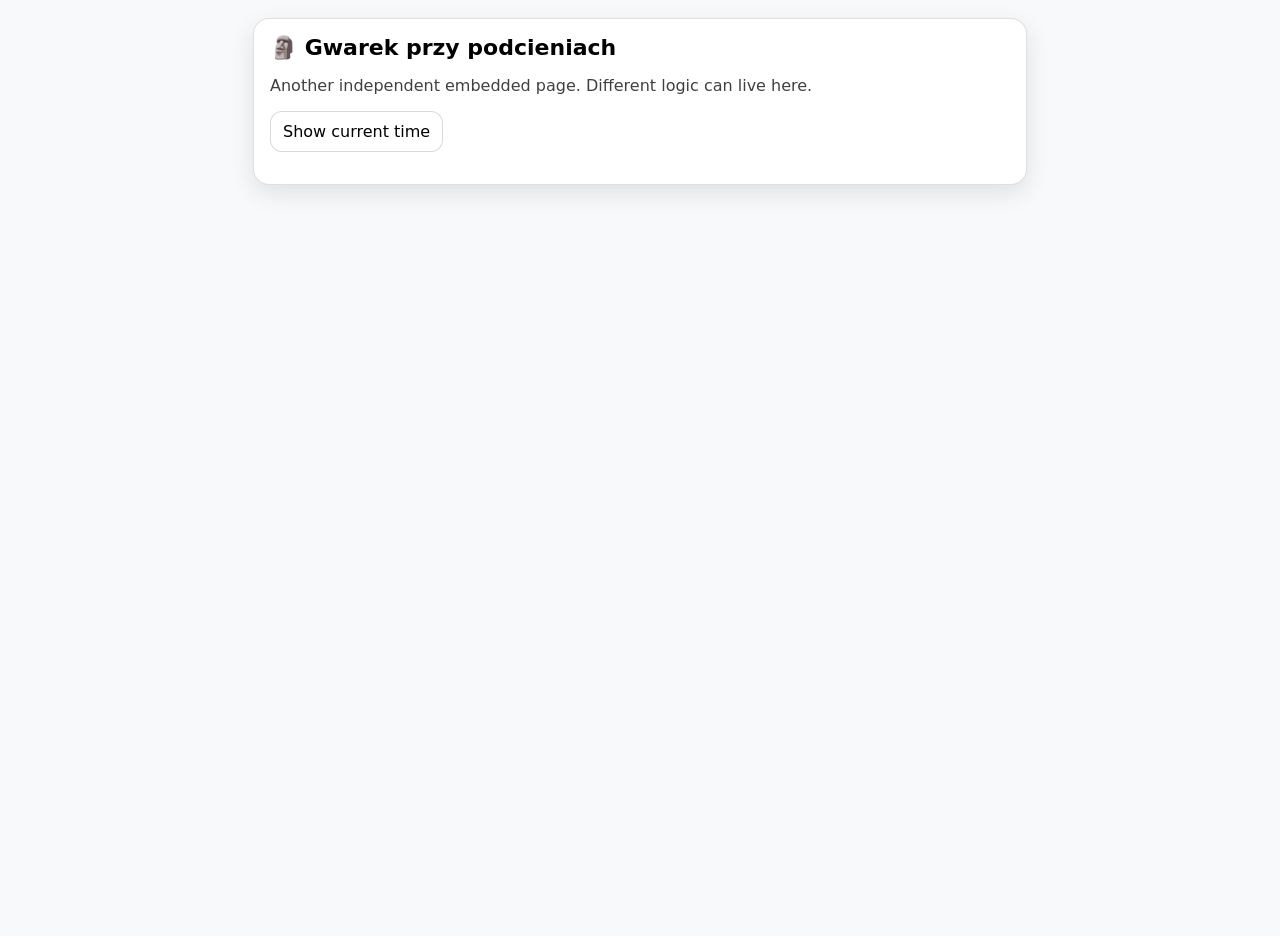
<file: embeds/gwarek-przy-podcieniach.html>
<!doctype html>
<html lang="en">
  <head>
    <meta charset="UTF-8" />
    <meta name="viewport" content="width=device-width, initial-scale=1.0" />
    <title>Gwarek przy podcieniach</title>
    <link rel="stylesheet" href="embeds.css" />
  </head>
  <body>
    <div class="card">
      <h1>🗿 Gwarek przy podcieniach</h1>
      <p class="muted">Another independent embedded page. Different logic can live here.</p>

      <button id="showTimeBtn" type="button">Show current time</button>
      <p id="timeText" class="muted"></p>
    </div>

    <script>
      const timeText = document.getElementById("timeText");
      document.getElementById("showTimeBtn").addEventListener("click", () => {
        timeText.textContent = "Time: " + new Date().toLocaleString();
      });
    </script>
  </body>
</html>
</file>
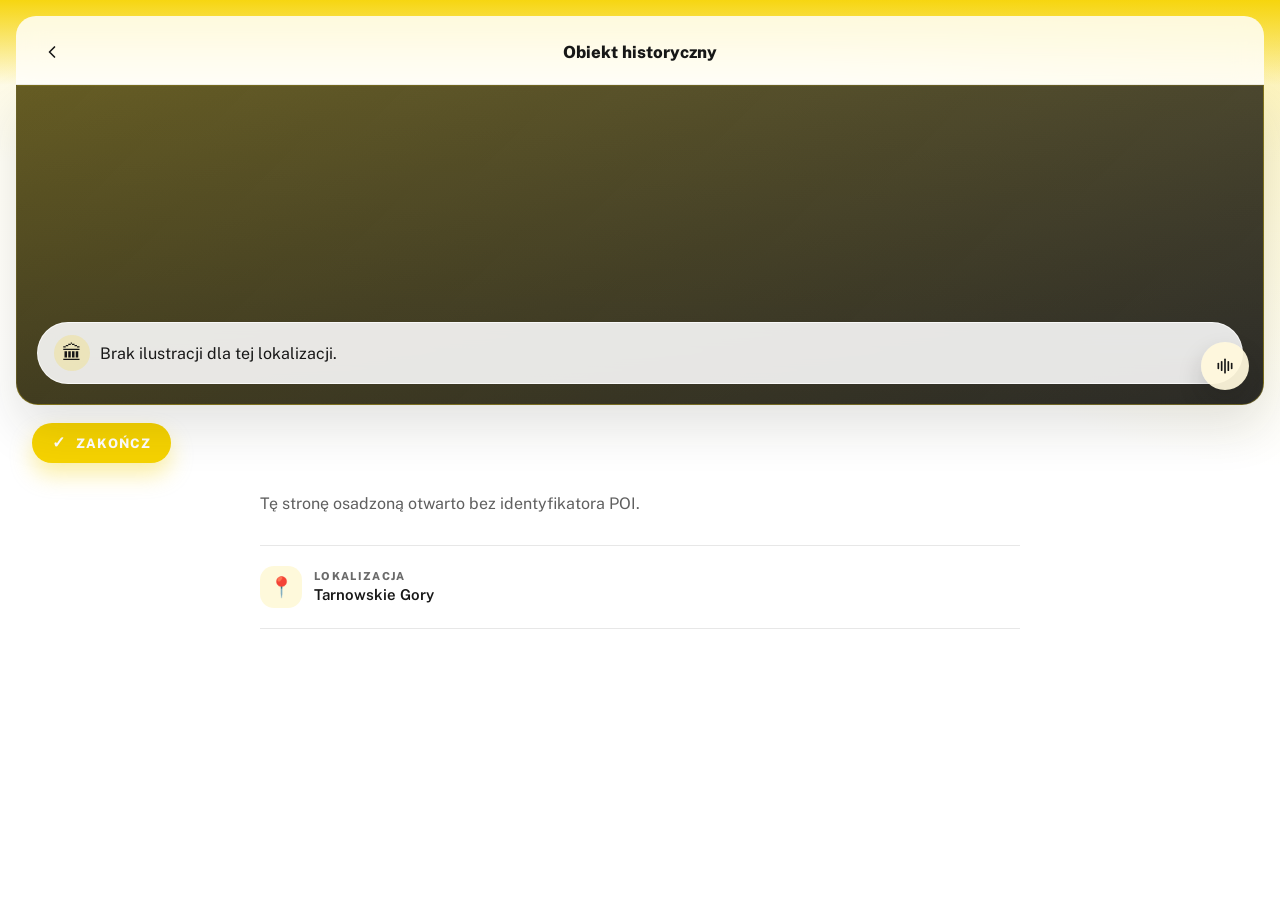
<file: embeds/historical-building.html>
<!doctype html>
<html lang="pl">
  <head>
    <meta charset="UTF-8" />
    <meta name="viewport" content="width=device-width, initial-scale=1.0" />
    <title>Obiekt historyczny</title>
    <link rel="icon" type="image/x-icon" href="../favicon.ico" />
    <link rel="icon" type="image/png" sizes="32x32" href="../favicon-32x32.png" />
    <link rel="icon" type="image/png" sizes="16x16" href="../favicon-16x16.png" />
    <link rel="apple-touch-icon" href="../apple-touch-icon.png" />
    <link rel="manifest" href="../site.webmanifest" />
    <link rel="preconnect" href="https://fonts.googleapis.com" />
    <link rel="preconnect" href="https://fonts.gstatic.com" crossorigin />
    <link
      href="https://fonts.googleapis.com/css2?family=Public+Sans:wght@300;400;500;600;700;800&display=swap"
      rel="stylesheet"
    />
    <style>
      :root {
        color-scheme: light;
        --poi-accent: #f6d300;
        --poi-accent-strong: #f6d300;
        --poi-ink: #171717;
        --poi-subtle: #5f5f5f;
        --poi-surface: #ffffff;
        --poi-surface-muted: #faf8ef;
        --poi-border: rgba(23, 23, 23, 0.1);
        --poi-shadow: 0 24px 48px rgba(35, 31, 15, 0.12);
      }

      * {
        box-sizing: border-box;
      }

      html,
      body {
        margin: 0;
        min-height: 100%;
      }

      body {
        font-family: "Public Sans", sans-serif;
        color: var(--poi-ink);
        background:
          radial-gradient(circle at top right, rgba(246, 211, 0, 0.22), transparent 30%),
          linear-gradient(180deg, rgba(246, 211, 0, 0.16) 0%, #fffef7 18%, #ffffff 45%);
      }

      .page {
        min-height: 100vh;
        padding: 0 16px 24px;
      }

      .page-header {
        position: relative;
        z-index: 2;
        margin: 0 -16px;
        padding: 16px 16px 0;
        background: linear-gradient(180deg, rgba(246, 211, 0, 0.92), rgba(246, 211, 0, 0));
      }

      .page-header-bar {
        display: grid;
        grid-template-columns: 44px minmax(0, 1fr) 44px;
        align-items: center;
        gap: 10px;
        padding: 14px 14px 10px;
        border-bottom: 1px solid rgba(23, 23, 23, 0.08);
        border-top-left-radius: 20px;
        border-top-right-radius: 20px;
        background: rgba(255, 255, 255, 0.82);
        backdrop-filter: blur(14px);
      }

      .page-header-title {
        margin: 0;
        font-size: 1.05rem;
        font-weight: 800;
        text-align: center;
        white-space: nowrap;
        overflow: hidden;
        text-overflow: ellipsis;
      }

      .icon-btn {
        display: inline-flex;
        align-items: center;
        justify-content: center;
        width: 44px;
        height: 44px;
        border: 0;
        border-radius: 999px;
        background: transparent;
        color: var(--poi-ink);
        cursor: pointer;
      }

      .icon-btn:hover {
        background: rgba(0, 0, 0, 0.05);
      }

      .icon-btn svg,
      .hero-audio-btn svg {
        width: 20px;
        height: 20px;
      }

      .hero {
        position: relative;
        margin: 0 -16px;
        padding: 0 16px 0;
      }

      .hero-image {
        position: relative;
        min-height: 320px;
        border: 1px solid rgba(246, 211, 0, 0.24);
        border-bottom-left-radius: 22px;
        border-bottom-right-radius: 22px;
        overflow: hidden;
        background:
          linear-gradient(135deg, rgba(246, 211, 0, 0.22), rgba(255, 255, 255, 0.1)),
          linear-gradient(160deg, #323232, #181818);
        box-shadow: var(--poi-shadow);
      }

      .hero-image.has-image {
        background-position: center;
        background-repeat: no-repeat;
        background-size: cover;
      }

      .hero-image::after {
        content: "";
        position: absolute;
        inset: 0;
        background:
          linear-gradient(180deg, rgba(246, 211, 0, 0.08), rgba(246, 211, 0, 0.02)),
          linear-gradient(180deg, rgba(23, 23, 23, 0.06), rgba(23, 23, 23, 0.32));
      }

      .hero-audio-btn {
        position: absolute;
        right: 14px;
        bottom: 14px;
        z-index: 2;
        display: inline-flex;
        align-items: center;
        justify-content: center;
        width: 48px;
        height: 48px;
        border: 0;
        border-radius: 50%;
        background: rgba(255, 248, 220, 0.94);
        color: var(--poi-ink);
        cursor: pointer;
        box-shadow: 0 12px 24px rgba(23, 23, 23, 0.18);
        transition:
          transform 140ms ease,
          background-color 140ms ease;
      }

      .hero-audio-btn:hover {
        transform: translateY(-1px);
      }

      .hero-audio-btn.is-playing {
        background: var(--poi-accent);
      }

      .hero-image-fallback {
        position: absolute;
        inset: auto 20px 20px 20px;
        z-index: 1;
        display: inline-flex;
        align-items: center;
        gap: 10px;
        max-width: calc(100% - 40px);
        padding: 12px 16px;
        border-radius: 999px;
        background: rgba(255, 255, 255, 0.88);
        border: 1px solid rgba(255, 255, 255, 0.7);
        color: var(--poi-ink);
        backdrop-filter: blur(12px);
      }

      .hero-image-fallback[hidden] {
        display: none;
      }

      .hero-image-fallback-icon {
        display: inline-flex;
        align-items: center;
        justify-content: center;
        width: 36px;
        height: 36px;
        border-radius: 50%;
        background: rgba(246, 211, 0, 0.18);
        font-size: 20px;
      }

      .content {
        max-width: 760px;
        margin: 0 auto;
        padding-top: 28px;
      }

      .lede {
        margin: 0;
        color: var(--poi-subtle);
        font-size: 1rem;
        line-height: 1.65;
      }

      .details-grid {
        display: grid;
        grid-template-columns: repeat(2, minmax(0, 1fr));
        gap: 16px;
        margin: 28px 0;
        padding: 20px 0;
        border-top: 1px solid var(--poi-border);
        border-bottom: 1px solid var(--poi-border);
      }

      .detail-card {
        display: flex;
        align-items: center;
        gap: 12px;
        min-width: 0;
      }

      .detail-card[hidden] {
        display: none;
      }

      .detail-card.link-card {
        color: inherit;
        text-decoration: none;
        border-radius: 16px;
        transition:
          background-color 120ms ease,
          box-shadow 120ms ease;
      }

      .detail-card.link-card:hover {
        background: rgba(246, 211, 0, 0.08);
        box-shadow: inset 0 0 0 1px rgba(23, 23, 23, 0.08);
      }

      .detail-icon {
        display: inline-flex;
        align-items: center;
        justify-content: center;
        width: 42px;
        height: 42px;
        border-radius: 14px;
        background: rgba(246, 211, 0, 0.14);
        font-size: 20px;
      }

      .detail-meta {
        min-width: 0;
      }

      .detail-label {
        margin: 0 0 3px;
        color: #6a6a6a;
        font-size: 11px;
        font-weight: 800;
        letter-spacing: 0.12em;
        text-transform: uppercase;
      }

      .detail-value {
        margin: 0;
        font-size: 15px;
        font-weight: 600;
        line-height: 1.35;
      }

      .section-title {
        margin: 0 0 14px;
        font-size: 1.25rem;
        line-height: 1.2;
      }

      .markdown {
        display: grid;
        gap: 16px;
        color: #333;
        line-height: 1.75;
      }

      .markdown > :first-child {
        margin-top: 0;
      }

      .markdown > :last-child {
        margin-bottom: 0;
      }

      .markdown h2,
      .markdown h3,
      .markdown h4 {
        color: var(--poi-ink);
        line-height: 1.2;
        letter-spacing: -0.02em;
      }

      .markdown h2 {
        margin: 12px 0 0;
        font-size: 1.65rem;
      }

      .markdown h3 {
        margin: 10px 0 0;
        font-size: 1.3rem;
      }

      .markdown h4 {
        margin: 8px 0 0;
        font-size: 1.05rem;
      }

      .markdown p,
      .markdown ul,
      .markdown ol,
      .markdown blockquote {
        margin: 0;
      }

      .markdown ul,
      .markdown ol {
        padding-left: 1.4rem;
      }

      .markdown li + li {
        margin-top: 0.35rem;
      }

      .markdown a {
        color: #7b5f00;
        font-weight: 600;
        text-decoration-thickness: 2px;
      }

      .markdown strong {
        color: var(--poi-ink);
      }

      .markdown blockquote {
        padding: 14px 16px;
        border-left: 4px solid var(--poi-accent);
        border-radius: 0 14px 14px 0;
        background: var(--poi-surface-muted);
        color: #434343;
      }

      .status {
        margin: 32px 0 0;
        padding: 18px 20px;
        border: 1px solid var(--poi-border);
        border-radius: 18px;
        background: rgba(255, 255, 255, 0.75);
        color: #4a4a4a;
        box-shadow: 0 12px 28px rgba(23, 23, 23, 0.06);
      }

      .status strong {
        color: var(--poi-ink);
      }

      .source-card {
        display: grid;
        gap: 10px;
        margin-top: 24px;
        padding: 18px 20px;
        border: 1px solid var(--poi-border);
        border-radius: 18px;
        background:
          linear-gradient(180deg, rgba(246, 211, 0, 0.08), rgba(255, 255, 255, 0.96)),
          rgba(255, 255, 255, 0.92);
        box-shadow: 0 12px 28px rgba(23, 23, 23, 0.06);
        color: inherit;
        text-align: left;
        text-decoration: none;
        cursor: pointer;
      }

      .source-card[hidden] {
        display: none;
      }

      .source-card:hover {
        border-color: rgba(23, 23, 23, 0.18);
        box-shadow: 0 16px 32px rgba(23, 23, 23, 0.1);
      }

      .source-header {
        display: flex;
        align-items: center;
        gap: 10px;
      }

      .source-icon {
        display: inline-flex;
        align-items: center;
        justify-content: center;
        width: 38px;
        height: 38px;
        border-radius: 12px;
        background: rgba(246, 211, 0, 0.18);
        font-size: 18px;
      }

      .source-label {
        margin: 0;
        color: #6a6a6a;
        font-size: 11px;
        font-weight: 800;
        letter-spacing: 0.12em;
        text-transform: uppercase;
      }

      .source-title {
        margin: 2px 0 0;
        font-size: 1rem;
        font-weight: 700;
      }

      .complete-row {
        display: flex;
        margin-top: 18px;
        padding: 0 16px;
      }

      .complete-btn {
        display: inline-flex;
        align-items: center;
        justify-content: center;
        gap: 10px;
        padding: 12px 20px;
        border: 0;
        border-radius: 999px;
        background: var(--poi-accent);
        color: #fff;
        font: inherit;
        font-size: 0.82rem;
        font-weight: 800;
        letter-spacing: 0.08em;
        text-transform: uppercase;
        cursor: pointer;
        box-shadow: 0 12px 22px rgba(246, 211, 0, 0.34);
      }

      .complete-btn:hover {
        background: var(--poi-accent-strong);
      }

      .complete-btn.is-complete {
        background: #171717;
        box-shadow: 0 12px 22px rgba(23, 23, 23, 0.22);
      }

      .complete-btn-icon {
        font-size: 1rem;
        line-height: 1;
      }

      @media (max-width: 640px) {
        .hero-image {
          min-height: 250px;
        }

        .details-grid {
          grid-template-columns: 1fr;
        }
      }
    </style>
  </head>
  <body>
    <main class="page">
      <header class="page-header">
        <div class="page-header-bar">
          <button class="icon-btn" id="backButton" type="button" aria-label="Powrót do mapy">
            <svg viewBox="0 0 24 24" fill="none" aria-hidden="true">
              <path d="M15 6 9 12l6 6" stroke="currentColor" stroke-width="2" stroke-linecap="round" stroke-linejoin="round" />
            </svg>
          </button>
          <p class="page-header-title" id="headerTitle">Obiekt historyczny</p>
          <div aria-hidden="true"></div>
        </div>
      </header>

      <div class="hero">
        <div class="hero-image" id="heroImage" role="img" aria-label="Zdjęcie obiektu historycznego">
          <button class="hero-audio-btn" id="audioButton" type="button" aria-label="Odtwórz opis audio">
            <svg viewBox="0 0 24 24" fill="none" aria-hidden="true">
              <path d="M4 9v6" stroke="currentColor" stroke-width="2" stroke-linecap="round" />
              <path d="M8 7v10" stroke="currentColor" stroke-width="2" stroke-linecap="round" />
              <path d="M12 4v16" stroke="currentColor" stroke-width="2" stroke-linecap="round" />
              <path d="M16 7v10" stroke="currentColor" stroke-width="2" stroke-linecap="round" />
              <path d="M20 9v6" stroke="currentColor" stroke-width="2" stroke-linecap="round" />
            </svg>
          </button>
          <div class="hero-image-fallback" id="heroFallback">
            <span class="hero-image-fallback-icon" aria-hidden="true">&#x1F3DB;</span>
            <span id="heroFallbackText">Brak ilustracji dla tej lokalizacji.</span>
          </div>
        </div>
        <div class="complete-row">
          <button class="complete-btn" id="completeButton" type="button" aria-pressed="false">
            <span class="complete-btn-icon" id="completeButtonIcon">&#x2713;</span>
            <span id="completeButtonLabel">Zakończ</span>
          </button>
        </div>
      </div>

      <section class="content">
        <p class="lede" id="pageLead">Ładowanie informacji o lokalizacji...</p>
        <div class="details-grid" id="detailsGrid">
          <article class="detail-card" id="hoursCard">
            <div class="detail-icon" aria-hidden="true">&#x1F558;</div>
            <div class="detail-meta">
              <p class="detail-label">Godziny</p>
              <p class="detail-value" id="hoursValue"></p>
            </div>
          </article>

          <a class="detail-card link-card" id="locationCard" href="#" target="_blank" rel="noreferrer noopener">
            <div class="detail-icon" aria-hidden="true">&#x1F4CD;</div>
            <div class="detail-meta">
              <p class="detail-label">Lokalizacja</p>
              <p class="detail-value" id="locationValue"></p>
            </div>
          </a>
        </div>

        <a class="source-card" id="sourceCard" href="#" target="_blank" rel="noreferrer noopener" hidden>
          <div class="source-header">
            <span class="source-icon" aria-hidden="true">&#x1F517;</span>
            <div>
              <p class="source-label">Źródło</p>
              <p class="source-title">Zobacz oryginalne źródło</p>
            </div>
          </div>
        </a>

        <div class="status" id="statusBox">Ładowanie treści...</div>
      </section>
    </main>

    <script type="module">
      const DEFAULT_LOCATION = "Tarnowskie Gory";
      const DEFAULT_TITLE = "Obiekt historyczny";
      const params = new URLSearchParams(window.location.search);
      const poiId = params.get("poiId");

      const elements = {
        heroImage: document.getElementById("heroImage"),
        heroFallback: document.getElementById("heroFallback"),
        heroFallbackText: document.getElementById("heroFallbackText"),
        headerTitle: document.getElementById("headerTitle"),
        pageLead: document.getElementById("pageLead"),
        audioButton: document.getElementById("audioButton"),
        backButton: document.getElementById("backButton"),
        completeButton: document.getElementById("completeButton"),
        completeButtonLabel: document.getElementById("completeButtonLabel"),
        hoursCard: document.getElementById("hoursCard"),
        hoursValue: document.getElementById("hoursValue"),
        locationCard: document.getElementById("locationCard"),
        locationValue: document.getElementById("locationValue"),
        detailsGrid: document.getElementById("detailsGrid"),
        sourceCard: document.getElementById("sourceCard"),
        statusBox: document.getElementById("statusBox")
      };
      let currentModel = null;
      let currentAudio = null;
      let currentAudioUrl = "";
      let parentAudioState = { audioUrl: "", isPlaying: false };
      const audioAvailabilityCache = new Map();
      let audioAvailabilityRequestId = 0;

      function escapeHtml(text) {
        return text
          .replaceAll("&", "&amp;")
          .replaceAll("<", "&lt;")
          .replaceAll(">", "&gt;")
          .replaceAll('"', "&quot;")
          .replaceAll("'", "&#39;");
      }

      function slugToTitle(value) {
        return value
          .split("-")
          .filter(Boolean)
          .map((part) => part.charAt(0).toUpperCase() + part.slice(1))
          .join(" ");
      }

      function renderInlineMarkdown(text) {
        let output = escapeHtml(text);
        output = output.replace(/\[([^\]]+)\]\((https?:\/\/[^)\s]+)\)/g, '<a href="$2" target="_blank" rel="noreferrer">$1</a>');
        output = output.replace(/\*\*([^*]+)\*\*/g, "<strong>$1</strong>");
        output = output.replace(/__([^_]+)__/g, "<strong>$1</strong>");
        output = output.replace(/\*([^*]+)\*/g, "<em>$1</em>");
        output = output.replace(/_([^_]+)_/g, "<em>$1</em>");
        output = output.replace(/`([^`]+)`/g, "<code>$1</code>");
        return output;
      }

      function parseMarkdown(markdown) {
        const lines = markdown.replace(/\r\n?/g, "\n").split("\n");
        const blocks = [];
        let paragraph = [];
        let list = null;
        let blockquote = [];

        function flushParagraph() {
          if (!paragraph.length) return;
          blocks.push(`<p>${renderInlineMarkdown(paragraph.join("<br />"))}</p>`);
          paragraph = [];
        }

        function flushList() {
          if (!list) return;
          const tag = list.ordered ? "ol" : "ul";
          blocks.push(`<${tag}>${list.items.map((item) => `<li>${renderInlineMarkdown(item)}</li>`).join("")}</${tag}>`);
          list = null;
        }

        function flushBlockquote() {
          if (!blockquote.length) return;
          blocks.push(`<blockquote>${renderInlineMarkdown(blockquote.join("<br />"))}</blockquote>`);
          blockquote = [];
        }

        for (const line of lines) {
          const trimmed = line.trim();

          if (!trimmed) {
            flushParagraph();
            flushList();
            flushBlockquote();
            continue;
          }

          const headingMatch = trimmed.match(/^(#{1,4})\s+(.*)$/);
          if (headingMatch) {
            flushParagraph();
            flushList();
            flushBlockquote();
            const level = headingMatch[1].length;
            blocks.push(`<h${level + 1}>${renderInlineMarkdown(headingMatch[2])}</h${level + 1}>`);
            continue;
          }

          const quoteMatch = trimmed.match(/^>\s?(.*)$/);
          if (quoteMatch) {
            flushParagraph();
            flushList();
            blockquote.push(quoteMatch[1]);
            continue;
          }

          const orderedMatch = trimmed.match(/^\d+\.\s+(.*)$/);
          if (orderedMatch) {
            flushParagraph();
            flushBlockquote();
            if (!list || !list.ordered) list = { ordered: true, items: [] };
            list.items.push(orderedMatch[1]);
            continue;
          }

          const unorderedMatch = trimmed.match(/^[-*]\s+(.*)$/);
          if (unorderedMatch) {
            flushParagraph();
            flushBlockquote();
            if (!list || list.ordered) list = { ordered: false, items: [] };
            list.items.push(unorderedMatch[1]);
            continue;
          }

          flushList();
          flushBlockquote();
          paragraph.push(trimmed);
        }

        flushParagraph();
        flushList();
        flushBlockquote();
        return blocks.join("");
      }

      function parseFrontMatter(rawText) {
        const normalized = rawText.replace(/\r\n?/g, "\n");
        if (!normalized.startsWith("---\n")) {
          return { attributes: {}, body: normalized.trim() };
        }

        const closingIndex = normalized.indexOf("\n---\n", 4);
        const header = closingIndex === -1
          ? normalized.slice(4).trim()
          : normalized.slice(4, closingIndex);
        const body = closingIndex === -1
          ? ""
          : normalized.slice(closingIndex + 5).trim();
        const attributes = {};

        for (const line of header.split("\n")) {
          const separatorIndex = line.indexOf(":");
          if (separatorIndex === -1) continue;
          const key = line.slice(0, separatorIndex).trim();
          const value = line.slice(separatorIndex + 1).trim();
          if (!key) continue;
          attributes[key] = value.replace(/^"(.*)"$/, "$1").replace(/^'(.*)'$/, "$1");
        }

        return { attributes, body };
      }

      async function fetchJsonRecord(id) {
        const response = await fetch("../data/historical-buildings.json", { cache: "no-store" });
        if (!response.ok) throw new Error(`HTTP ${response.status}`);
        const payload = await response.json();
        const items = Array.isArray(payload?.data) ? payload.data : [];
        return items.find((item) => item?.id === id) ?? null;
      }

      async function fetchMarkdownRecord(id) {
        const response = await fetch(`../content/historical-buildings/${encodeURIComponent(id)}.md`, {
          cache: "no-store"
        });

        if (response.status === 404) return null;
        if (!response.ok) throw new Error(`HTTP ${response.status}`);

        const rawText = await response.text();
        const { attributes, body } = parseFrontMatter(rawText);
        return {
          title: attributes.title || null,
          lead: attributes.lead || null,
          hours: attributes.hours || null,
          location: attributes.location || null,
          source: attributes.source || null,
          image: attributes.image || null,
          imageAlt: attributes.imageAlt || attributes.image_alt || null,
          audio: attributes.audio || null,
          body
        };
      }

      function extractLeadFromText(text) {
        const clean = (text || "").trim();
        if (!clean) return "";
        const [firstBlock] = clean.split(/\n\s*\n/);
        return firstBlock.replace(/\n+/g, " ").trim();
      }

      function buildDirectionsUrl(title, location) {
        const destination = [title, location].filter(Boolean).join(", ").trim();
        if (!destination) return "#";
        return `https://www.google.com/maps/dir/?api=1&destination=${encodeURIComponent(destination)}`;
      }

      function syncAudioButton(isPlaying) {
        elements.audioButton.classList.toggle("is-playing", isPlaying);
        elements.audioButton.setAttribute("aria-label", isPlaying ? "Zatrzymaj opis audio" : "Odtwórz opis audio");
      }

      function isEmbeddedOverlay() {
        return window.parent !== window;
      }

      function resolveAudioUrl(audioPath) {
        if (typeof audioPath !== "string" || !audioPath.trim()) return "";
        try {
          return new URL(audioPath.trim(), window.location.href).toString();
        } catch {
          return audioPath.trim();
        }
      }

      function setAudioAvailability(hasAudio) {
        elements.audioButton.hidden = !hasAudio;
        elements.audioButton.disabled = !hasAudio;
        if (!hasAudio) syncAudioButton(false);
      }

      async function checkAudioAvailability(audioPath) {
        const audioUrl = resolveAudioUrl(audioPath);
        if (!audioUrl) return false;

        if (audioAvailabilityCache.has(audioUrl)) {
          return audioAvailabilityCache.get(audioUrl);
        }

        try {
          const response = await fetch(audioUrl, {
            method: "HEAD",
            cache: "no-store"
          });
          const isAvailable = response.ok;
          audioAvailabilityCache.set(audioUrl, isAvailable);
          return isAvailable;
        } catch {
          audioAvailabilityCache.set(audioUrl, false);
          return false;
        }
      }

      async function syncAudioAvailability(model) {
        const requestId = ++audioAvailabilityRequestId;
        const hasAudio = await checkAudioAvailability(model?.audio);
        if (requestId !== audioAvailabilityRequestId) return hasAudio;
        setAudioAvailability(hasAudio);
        return hasAudio;
      }

      function stopAudioPlayback() {
        if (isEmbeddedOverlay()) {
          currentAudioUrl = "";
          parentAudioState = { audioUrl: "", isPlaying: false };
          postToParent({ type: "poi-overlay-stop-audio" });
          syncAudioButton(false);
          return;
        }

        if (currentAudio) {
          currentAudio.pause();
          currentAudio.currentTime = 0;
          currentAudio = null;
        }
        currentAudioUrl = "";
        syncAudioButton(false);
      }

      function buildAudioNarrationLegacy(model) {
        const parts = [];
        if (model?.title) parts.push(model.title);
        if (model?.lead) parts.push(model.lead);
        if (model?.hours) parts.push(`Godziny: ${model.hours}.`);
        if (model?.location) parts.push(`Lokalizacja: ${model.location}.`);
        if (model?.source) parts.push("Źródło dostępne na stronie internetowej.");
        return parts.join(" ");
      }

      function playAudioNarrationLegacy() {
        if (!speechSynthesisApi || !currentModel) return;
        if (speechSynthesisApi.speaking) {
          stopAudioPlayback();
          return;
        }

        const narration = buildAudioNarrationLegacy(currentModel).trim();
        if (!narration) return;

        const utterance = new SpeechSynthesisUtterance(narration);
        utterance.lang = "pl-PL";
        utterance.rate = 1;
        utterance.onend = () => {
          currentUtterance = null;
          syncAudioButton(false);
        };
        utterance.onerror = () => {
          currentUtterance = null;
          syncAudioButton(false);
        };

        currentUtterance = utterance;
        syncAudioButton(true);
        speechSynthesisApi.cancel();
        speechSynthesisApi.speak(utterance);
      }

      function createAudioPlayer(audioUrl) {
        const audio = new Audio(audioUrl);
        audio.preload = "metadata";
        audio.addEventListener("ended", () => {
          currentAudio = null;
          syncAudioButton(false);
        });
        audio.addEventListener("pause", () => {
          if (currentAudio === audio && !audio.ended) syncAudioButton(false);
        });
        audio.addEventListener("play", () => {
          if (currentAudio === audio) syncAudioButton(true);
        });
        return audio;
      }

      function playAudioNarration({ forceRestart = false } = {}) {
        if (!currentModel) return;
        if (elements.audioButton.disabled) return;
        const audioUrl = resolveAudioUrl(currentModel.audio);
        if (!audioUrl) {
          stopAudioPlayback();
          return;
        }

        currentAudioUrl = audioUrl;

        if (isEmbeddedOverlay()) {
          const isSameTrackPlaying = parentAudioState.audioUrl === audioUrl && parentAudioState.isPlaying;
          if (!forceRestart && isSameTrackPlaying) {
            stopAudioPlayback();
            return;
          }

          postToParent({
            type: "poi-overlay-play-audio",
            audioUrl,
            forceReplay: forceRestart
          });
          return;
        }

        if (currentAudio) {
          if (!forceRestart && !currentAudio.paused) {
            stopAudioPlayback();
            return;
          }

          if (forceRestart) currentAudio.currentTime = 0;
        } else {
          currentAudio = createAudioPlayer(audioUrl);
        }

        syncAudioButton(true);
        currentAudio.play().catch((error) => {
          syncAudioButton(false);
          console.debug("Audio playback blocked or failed.", error);
        });
      }

      async function applyViewModel(model) {
        stopAudioPlayback();
        currentModel = model;
        elements.headerTitle.textContent = model.title || DEFAULT_TITLE;
        elements.pageLead.textContent = model.lead || "Poznaj historię tego miejsca.";

        setAudioAvailability(false);

        if (model.image) {
          elements.heroImage.classList.add("has-image");
          elements.heroImage.style.backgroundImage = `url("${model.image.replaceAll('"', '\\"')}")`;
          elements.heroImage.setAttribute("aria-label", model.imageAlt || model.title || DEFAULT_TITLE);
          elements.heroFallback.hidden = true;
        } else {
          elements.heroImage.classList.remove("has-image");
          elements.heroImage.style.backgroundImage = "";
          elements.heroImage.setAttribute("aria-label", model.imageAlt || model.title || DEFAULT_TITLE);
          elements.heroFallback.hidden = false;
          elements.heroFallbackText.textContent = model.imageAlt || "Brak ilustracji dla tej lokalizacji.";
        }

        const hours = (model.hours || "").trim();
        elements.hoursCard.hidden = !hours;
        elements.hoursValue.textContent = hours;

        const location = (model.location || DEFAULT_LOCATION).trim();
        elements.locationCard.hidden = !location;
        elements.locationValue.textContent = location;
        elements.locationCard.href = buildDirectionsUrl(model.title || DEFAULT_TITLE, location);

        const showDetailsGrid = !elements.hoursCard.hidden || !elements.locationCard.hidden;
        elements.detailsGrid.hidden = !showDetailsGrid;

        const source = (model.source || "").trim();
        if (source) {
          elements.sourceCard.hidden = false;
          elements.sourceCard.href = source;
        } else {
          elements.sourceCard.hidden = true;
          elements.sourceCard.href = "#";
        }

        elements.statusBox.hidden = true;

        const hasAudio = await syncAudioAvailability(model);
        if (hasAudio && currentModel === model) {
          playAudioNarration({ forceRestart: true });
        }
      }

      function postToParent(message) {
        if (window.parent === window) return false;
        window.parent.postMessage(message, window.location.origin);
        return true;
      }

      function syncCompleteButton(isComplete) {
        elements.completeButton.classList.toggle("is-complete", isComplete);
        elements.completeButton.setAttribute("aria-pressed", isComplete ? "true" : "false");
        elements.completeButtonLabel.textContent = isComplete ? "Ukończono" : "Zakończ";
      }

      elements.backButton.addEventListener("click", () => {
        stopAudioPlayback();
        const sentToParent = postToParent({ type: "poi-overlay-close" });
        if (!sentToParent && window.history.length > 1) {
          window.history.back();
        }
      });

      elements.completeButton.addEventListener("click", () => {
        postToParent({ type: "poi-overlay-toggle-complete" });
      });

      elements.audioButton.addEventListener("click", () => {
        playAudioNarration();
      });

      window.addEventListener("beforeunload", () => {
        stopAudioPlayback();
      });

      window.addEventListener("message", (event) => {
        if (event.origin !== window.location.origin) return;
        const { data } = event;
        if (!data || typeof data.type !== "string") return;
        if (data.type === "poi-overlay-opened") {
          if (!isEmbeddedOverlay() && !elements.audioButton.disabled && resolveAudioUrl(currentModel?.audio)) {
            playAudioNarration({ forceRestart: true });
          }
          return;
        }
        if (data.type === "poi-overlay-audio-state") {
          parentAudioState = {
            audioUrl: typeof data.audioUrl === "string" ? data.audioUrl : "",
            isPlaying: Boolean(data.isPlaying)
          };
          syncAudioButton(parentAudioState.isPlaying && parentAudioState.audioUrl === currentAudioUrl);
          return;
        }
        if (data.type === "poi-overlay-stop-media") {
          stopAudioPlayback();
          return;
        }
        if (data.type !== "poi-overlay-state") return;
        syncCompleteButton(Boolean(data.isComplete));
      });

      window.addEventListener("pagehide", stopAudioPlayback);

      async function init() {
        postToParent({ type: "poi-overlay-request-state" });
        if (!poiId) {
          applyViewModel({
            title: DEFAULT_TITLE,
            lead: "Tę stronę osadzoną otwarto bez identyfikatora POI.",
            location: DEFAULT_LOCATION,
            body: "Szczegóły obiektu nie są dostępne dla tego znacznika."
          });
          return;
        }

        try {
          const [markdownRecord, jsonRecord] = await Promise.all([
            fetchMarkdownRecord(poiId),
            fetchJsonRecord(poiId).catch(() => null)
          ]);

          if (!markdownRecord && !jsonRecord) {
            applyViewModel({
              title: slugToTitle(poiId),
              lead: "Nie utworzono jeszcze treści dla tego znacznika.",
              location: DEFAULT_LOCATION,
              body: "Dodaj plik Markdown w `content/historical-buildings/`, aby przygotować tę stronę."
            });
            return;
          }

          const fallbackText = jsonRecord?.description || "";
          applyViewModel({
            title: markdownRecord?.title || jsonRecord?.label || slugToTitle(poiId),
            lead: markdownRecord?.lead || extractLeadFromText(markdownRecord?.body || fallbackText) || "Poznaj historię tego miejsca.",
            hours: markdownRecord?.hours || "",
            location: markdownRecord?.location || DEFAULT_LOCATION,
            source: markdownRecord?.source || "",
            image: markdownRecord?.image || "",
            imageAlt: markdownRecord?.imageAlt || "",
            audio: markdownRecord?.audio || "",
            body: markdownRecord?.body || fallbackText || "Brak opisu dla tej lokalizacji."
          });
        } catch (error) {
          console.error(error);
          applyViewModel({
            title: DEFAULT_TITLE,
            lead: "Nie udało się wczytać tego obiektu historycznego.",
            location: DEFAULT_LOCATION,
            body: "Sprawdź błąd pobierania w konsoli i potwierdź, że powiązane źródło Markdown lub JSON istnieje."
          });
        }
      }

      init();
    </script>
     <script
        data-goatcounter="https://tgwip.goatcounter.com/count"
        data-goatcounter-settings='{"allow_frame":true}'
        async src="//gc.zgo.at/count.js"></script>
  </body>
</html>
</file>
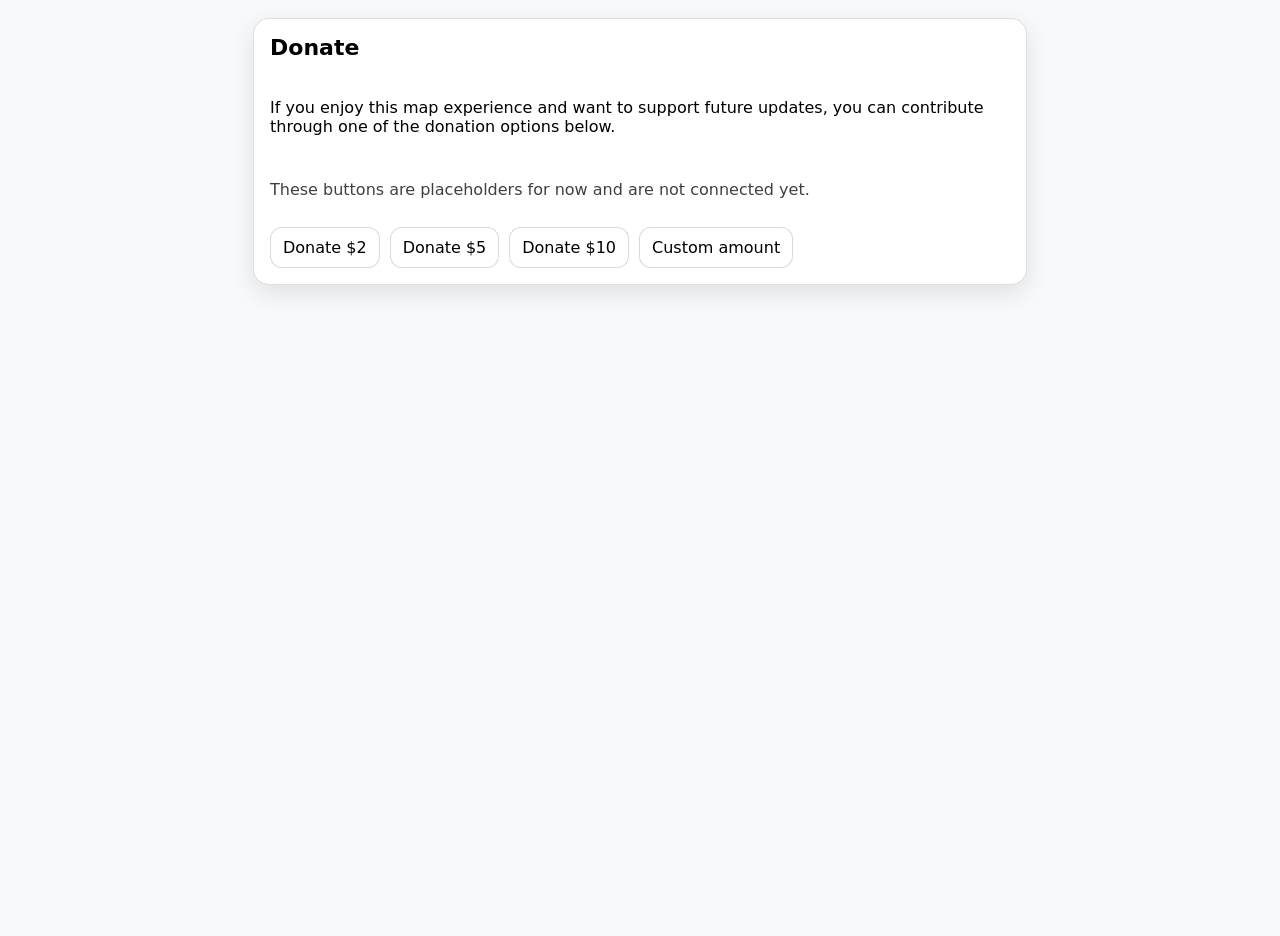
<file: embeds/info-coffee.html>
<!doctype html>
<html lang="en">
  <head>
    <meta charset="UTF-8" />
    <meta name="viewport" content="width=device-width, initial-scale=1.0" />
    <title>Donate</title>
    <link rel="stylesheet" href="embeds.css" />
  </head>
  <body>
    <div class="card stack">
      <h1 data-i18n="embeds.coffee.title">Donate</h1>
      <p data-i18n="embeds.coffee.body">
        If you enjoy this map experience and want to support future updates, you can contribute through one of the donation options below.
      </p>
      <p class="muted" data-i18n="embeds.coffee.hint">
        These buttons are placeholders for now and are not connected yet.
      </p>

      <div class="button-row">
        <button type="button" data-i18n="embeds.coffee.donate2">Donate $2</button>
        <button type="button" data-i18n="embeds.coffee.donate5">Donate $5</button>
        <button type="button" data-i18n="embeds.coffee.donate10">Donate $10</button>
        <button type="button" data-i18n="embeds.coffee.custom">Custom amount</button>
      </div>
    </div>

    <script type="module">
      import { initEmbedLocalization } from "./embedLocalization.js";
      initEmbedLocalization({ titleKey: "embeds.coffee.title", titleFallback: "Donate" });
    </script>
  </body>
</html>
</file>
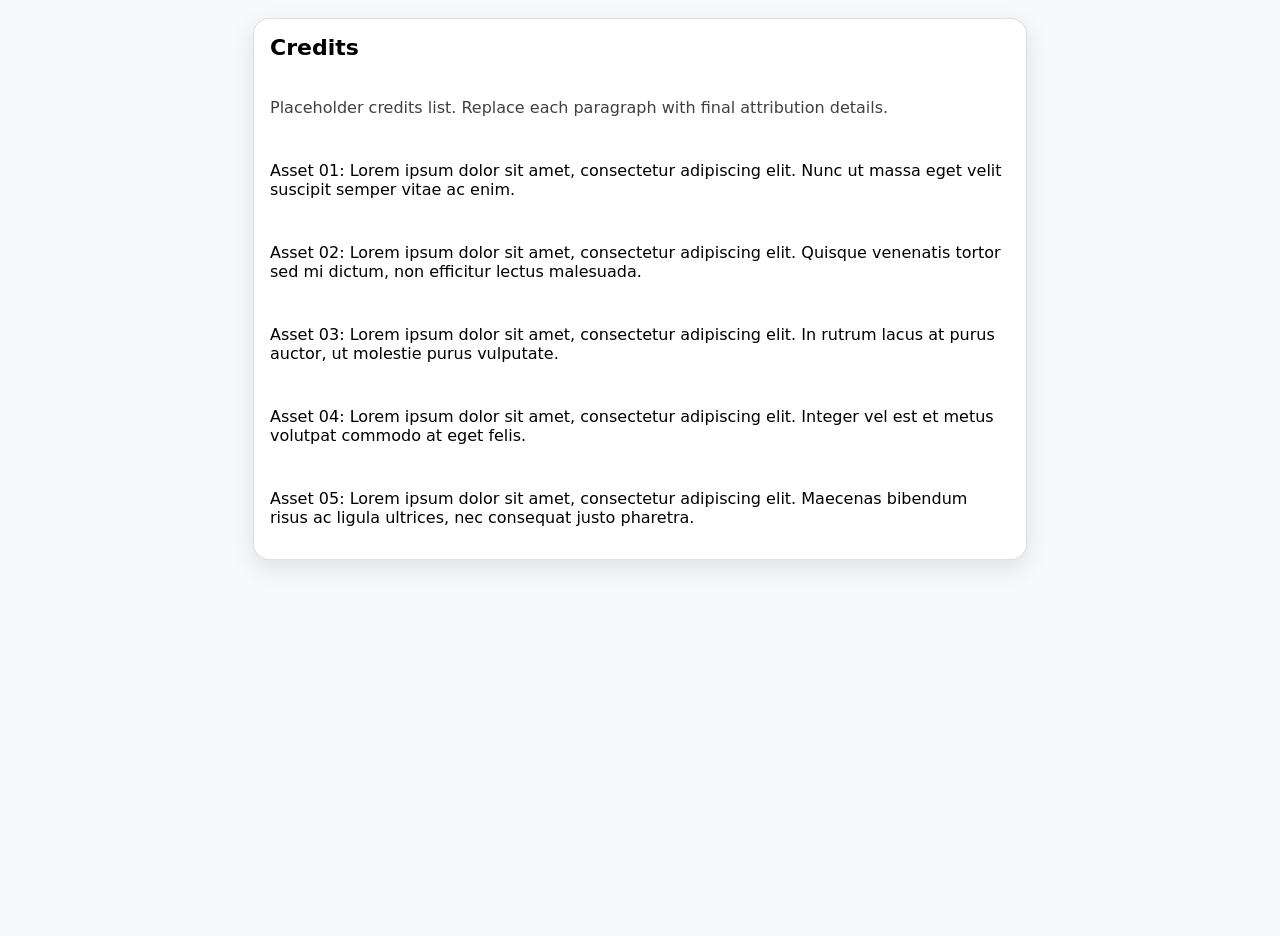
<file: embeds/info-credits.html>
<!doctype html>
<html lang="en">
  <head>
    <meta charset="UTF-8" />
    <meta name="viewport" content="width=device-width, initial-scale=1.0" />
    <title>Credits</title>
    <link rel="stylesheet" href="embeds.css" />
  </head>
  <body>
    <div class="card stack">
      <h1 data-i18n="embeds.credits.title">Credits</h1>
      <p class="muted" data-i18n="embeds.credits.intro">
        Placeholder credits list. Replace each paragraph with final attribution details.
      </p>

      <p data-i18n="embeds.credits.asset1"></p>
      <p data-i18n="embeds.credits.asset2"></p>
      <p data-i18n="embeds.credits.asset3"></p>
      <p data-i18n="embeds.credits.asset4"></p>
      <p data-i18n="embeds.credits.asset5"></p>
    </div>

    <script type="module">
      import { initEmbedLocalization } from "./embedLocalization.js";
      initEmbedLocalization({ titleKey: "embeds.credits.title", titleFallback: "Credits" });
    </script>
  </body>
</html>
</file>
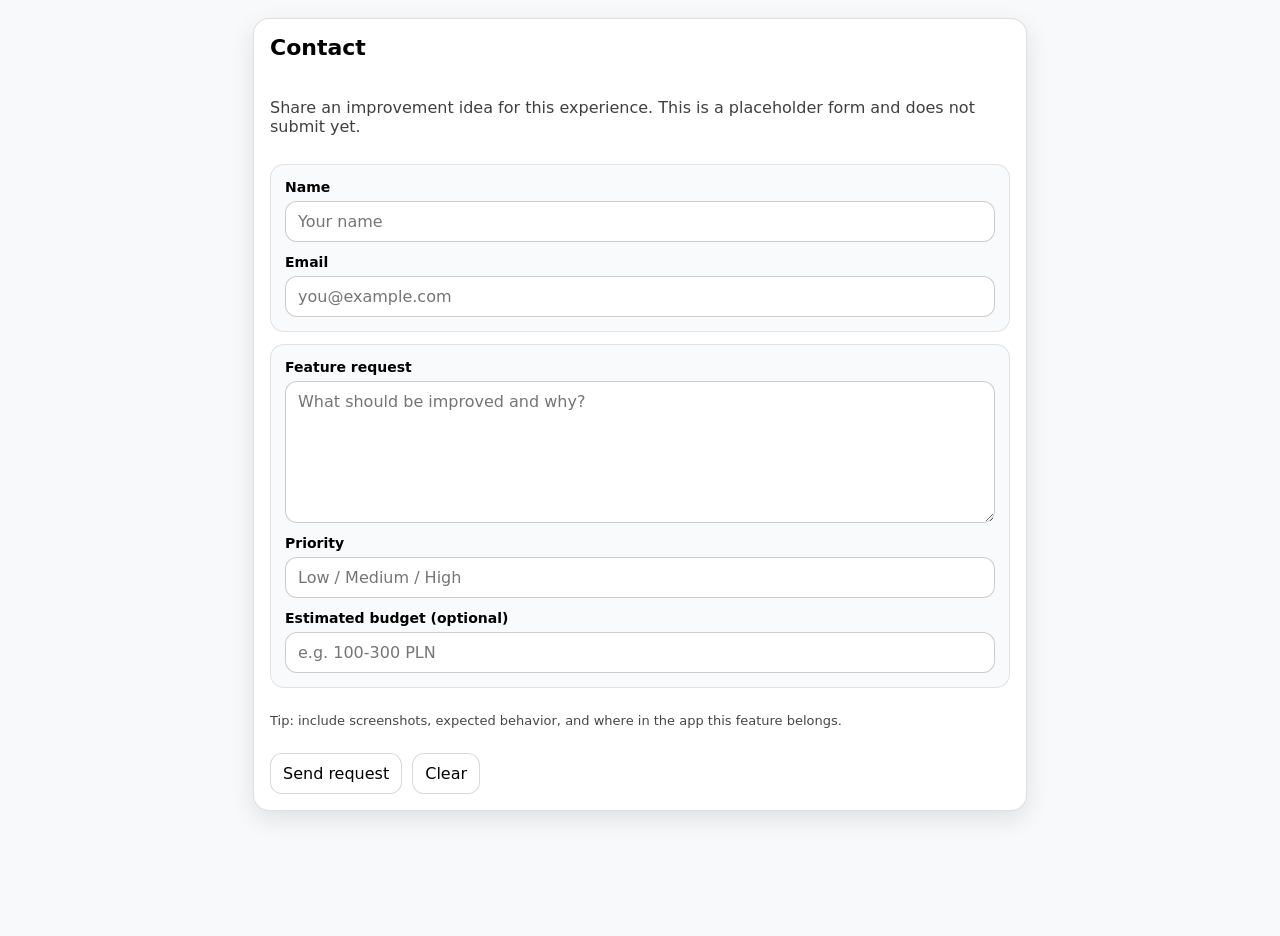
<file: embeds/info-feature.html>
<!doctype html>
<html lang="en">
  <head>
    <meta charset="UTF-8" />
    <meta name="viewport" content="width=device-width, initial-scale=1.0" />
    <title>Contact</title>
    <link rel="stylesheet" href="embeds.css" />
  </head>
  <body>
    <div class="card stack">
      <h1 data-i18n="embeds.feature.title">Contact</h1>
      <p class="muted" data-i18n="embeds.feature.intro">
        Share an improvement idea for this experience. This is a placeholder form and does not submit yet.
      </p>

      <form class="stack" onsubmit="return false;">
        <div class="section stack">
          <div class="field">
            <label for="name" data-i18n="embeds.feature.nameLabel">Name</label>
            <input id="name" name="name" type="text" placeholder="Your name" data-i18n-placeholder="embeds.feature.namePlaceholder" />
          </div>

          <div class="field">
            <label for="email" data-i18n="embeds.feature.emailLabel">Email</label>
            <input id="email" name="email" type="email" placeholder="you@example.com" data-i18n-placeholder="embeds.feature.emailPlaceholder" />
          </div>
        </div>

        <div class="section stack">
          <div class="field">
            <label for="feature" data-i18n="embeds.feature.requestLabel">Feature request</label>
            <textarea
              id="feature"
              name="feature"
              placeholder="What should be improved and why?"
              data-i18n-placeholder="embeds.feature.requestPlaceholder"
            ></textarea>
          </div>

          <div class="field">
            <label for="priority" data-i18n="embeds.feature.priorityLabel">Priority</label>
            <input id="priority" name="priority" type="text" placeholder="Low / Medium / High" data-i18n-placeholder="embeds.feature.priorityPlaceholder" />
          </div>

          <div class="field">
            <label for="budget" data-i18n="embeds.feature.budgetLabel">Estimated budget (optional)</label>
            <input id="budget" name="budget" type="text" placeholder="e.g. 100-300 PLN" data-i18n-placeholder="embeds.feature.budgetPlaceholder" />
          </div>
        </div>

        <p class="helper" data-i18n="embeds.feature.tip">
          Tip: include screenshots, expected behavior, and where in the app this feature belongs.
        </p>

        <div class="button-row">
          <button type="submit" data-i18n="embeds.feature.send">Send request</button>
          <button type="reset" data-i18n="embeds.feature.clear">Clear</button>
        </div>
      </form>
    </div>

    <script type="module">
      import { initEmbedLocalization } from "./embedLocalization.js";
      initEmbedLocalization({ titleKey: "embeds.feature.title", titleFallback: "Contact" });
    </script>
  </body>
</html>
</file>
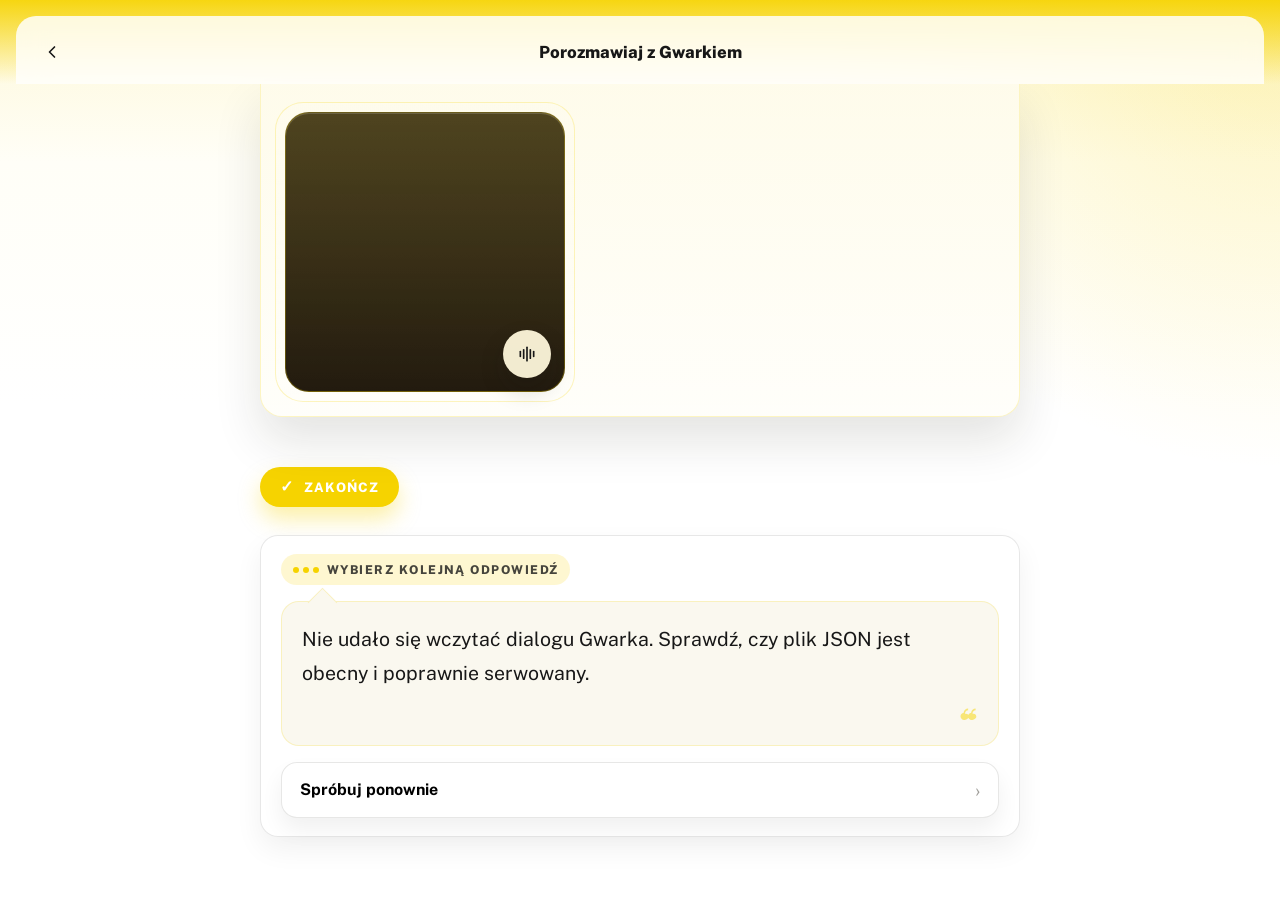
<file: embeds/pomnik-gwarka.html>
﻿<!doctype html>
<html lang="pl">
  <head>
    <meta charset="UTF-8" />
    <meta name="viewport" content="width=device-width, initial-scale=1.0" />
    <title>Porozmawiaj z Gwarkiem</title>
    <link rel="icon" type="image/x-icon" href="../favicon.ico" />
    <link rel="icon" type="image/png" sizes="32x32" href="../favicon-32x32.png" />
    <link rel="icon" type="image/png" sizes="16x16" href="../favicon-16x16.png" />
    <link rel="apple-touch-icon" href="../apple-touch-icon.png" />
    <link rel="manifest" href="../site.webmanifest" />
    <link rel="preconnect" href="https://fonts.googleapis.com" />
    <link rel="preconnect" href="https://fonts.gstatic.com" crossorigin />
    <link
      href="https://fonts.googleapis.com/css2?family=Public+Sans:wght@300;400;500;600;700;800&display=swap"
      rel="stylesheet"
    />
    <style>
      :root {
        color-scheme: light;
        --gwarek-accent: #f6d300;
        --gwarek-accent-strong: #f6d300;
        --gwarek-ink: #171717;
        --gwarek-subtle: #5f5f5f;
        --gwarek-surface: #ffffff;
        --gwarek-surface-muted: #faf8ef;
        --gwarek-border: rgba(23, 23, 23, 0.1);
        --gwarek-shadow: 0 24px 48px rgba(35, 31, 15, 0.12);
        --gwarek-shadow-soft: 0 12px 28px rgba(23, 23, 23, 0.06);
      }

      * {
        box-sizing: border-box;
      }

      html,
      body {
        margin: 0;
        min-height: 100%;
      }

      body {
        font-family: "Public Sans", sans-serif;
        color: var(--gwarek-ink);
        background:
          radial-gradient(circle at top right, rgba(246, 211, 0, 0.22), transparent 30%),
          linear-gradient(180deg, rgba(246, 211, 0, 0.16) 0%, #fffef7 18%, #ffffff 45%);
      }

      button {
        font: inherit;
      }

      .page {
        min-height: 100vh;
        padding: 0 16px 24px;
      }

      .page-header {
        position: relative;
        z-index: 2;
        margin: 0 -16px;
        padding: 16px 16px 0;
        background: linear-gradient(180deg, rgba(246, 211, 0, 0.92), rgba(246, 211, 0, 0));
      }

      .page-header-bar {
        display: grid;
        grid-template-columns: 44px minmax(0, 1fr) 44px;
        align-items: center;
        gap: 10px;
        padding: 14px 14px 10px;
        border-top-left-radius: 20px;
        border-top-right-radius: 20px;
        background: rgba(255, 255, 255, 0.82);
        backdrop-filter: blur(14px);
      }

      .page-header-title {
        margin: 0;
        font-size: 1.05rem;
        font-weight: 800;
        text-align: center;
        white-space: nowrap;
        overflow: hidden;
        text-overflow: ellipsis;
      }

      .icon-btn,
      .choice-btn,
      .secondary-btn,
      .hero-audio-btn,
      .complete-btn {
        border: 0;
        cursor: pointer;
      }

      .icon-btn {
        display: inline-flex;
        align-items: center;
        justify-content: center;
        width: 44px;
        height: 44px;
        border-radius: 999px;
        background: transparent;
        color: var(--gwarek-ink);
      }

      .icon-btn:hover,
      .secondary-btn:hover {
        background: rgba(0, 0, 0, 0.05);
      }

      .icon-btn svg,
      .hero-audio-btn svg {
        width: 20px;
        height: 20px;
      }

      .main {
        max-width: 760px;
        margin: 0 auto;
      }

      .hero {
        position: relative;
        margin: 0 -16px;
        padding: 0 16px;
      }

      .hero-image {
        position: relative;
        min-height: 320px;
        border-left: 1px solid rgba(246, 211, 0, 0.24);
        border-right: 1px solid rgba(246, 211, 0, 0.24);
        border-bottom: 1px solid rgba(246, 211, 0, 0.24);
        border-bottom-left-radius: 22px;
        border-bottom-right-radius: 22px;
        overflow: hidden;
        background: #ffffff;
        box-shadow: var(--gwarek-shadow);
      }

      .hero-image::after {
        content: "";
        position: absolute;
        inset: 0;
        background:
          linear-gradient(180deg, rgba(246, 211, 0, 0.08), rgba(246, 211, 0, 0.02)),
          linear-gradient(180deg, rgba(255, 255, 255, 0.08), rgba(255, 255, 255, 0.18));
        pointer-events: none;
      }

      .hero-grid {
        position: relative;
        z-index: 1;
        display: grid;
        gap: 20px;
        min-height: 320px;
        padding: 28px 24px 24px;
      }

      .portrait-shell {
        position: relative;
        width: min(100%, 280px);
        justify-self: center;
      }

      .portrait-shell::before {
        content: "";
        position: absolute;
        inset: -10px;
        border-radius: 28px;
        border: 1px solid rgba(246, 211, 0, 0.24);
        background: linear-gradient(180deg, rgba(255, 255, 255, 0.08), rgba(255, 255, 255, 0));
      }

      .portrait {
        aspect-ratio: 1 / 1;
        width: 100%;
        border-radius: 24px;
        overflow: hidden;
        border: 1px solid rgba(246, 211, 0, 0.28);
        background:
          linear-gradient(180deg, rgba(246, 211, 0, 0.14), rgba(246, 211, 0, 0)),
          #231b0f center / cover no-repeat;
        box-shadow: inset 0 1px 0 rgba(255, 255, 255, 0.16);
      }

      .portrait.is-speaking {
        animation: glow-pulse 1.9s infinite;
      }

      .hero-audio-btn {
        position: absolute;
        right: 14px;
        bottom: 14px;
        display: inline-flex;
        align-items: center;
        justify-content: center;
        width: 48px;
        height: 48px;
        border-radius: 50%;
        background: rgba(255, 248, 220, 0.94);
        color: var(--gwarek-ink);
        box-shadow: 0 12px 24px rgba(23, 23, 23, 0.18);
        transition: transform 140ms ease;
      }

      .hero-audio-btn:hover,
      .choice-btn:hover,
      .complete-btn:hover {
        transform: translateY(-1px);
      }

      .hero-copy {
        align-self: end;
        color: var(--gwarek-ink);
      }

      .hero-copy p {
        margin: 16px 0 0;
        max-width: 48ch;
        color: var(--gwarek-subtle);
        line-height: 1.6;
      }

      .content {
        max-width: 760px;
        margin: 0 auto;
        padding-top: 28px;
      }

      .eyebrow {
        display: inline-flex;
        align-items: center;
        gap: 8px;
        padding: 7px 12px;
        border-radius: 999px;
        background: rgba(246, 211, 0, 0.18);
        color: rgba(23, 23, 23, 0.8);
        font-size: 12px;
        font-weight: 800;
        letter-spacing: 0.12em;
        text-transform: uppercase;
      }

      .content h1 {
        margin: 16px 0 10px;
        font-size: clamp(2rem, 6vw, 2.75rem);
        line-height: 1.02;
        letter-spacing: -0.04em;
      }

      .lede {
        margin: 0;
        color: var(--gwarek-subtle);
        font-size: 1rem;
        line-height: 1.65;
      }

      .complete-row {
        display: flex;
        margin-top: 22px;
      }

      .complete-btn {
        display: inline-flex;
        align-items: center;
        justify-content: center;
        gap: 10px;
        padding: 12px 20px;
        border-radius: 999px;
        background: var(--gwarek-accent);
        color: #fff;
        font: inherit;
        font-size: 0.82rem;
        font-weight: 800;
        letter-spacing: 0.08em;
        text-transform: uppercase;
        box-shadow: 0 12px 22px rgba(246, 211, 0, 0.34);
      }

      .complete-btn.is-complete {
        background: #171717;
        box-shadow: 0 12px 22px rgba(23, 23, 23, 0.22);
      }

      .complete-btn-icon {
        font-size: 1rem;
        line-height: 1;
      }

      .shell {
        display: grid;
        gap: 18px;
        margin-top: 28px;
      }

      .panel {
        border: 1px solid var(--gwarek-border);
        border-radius: 18px;
        background: rgba(255, 255, 255, 0.75);
        box-shadow: var(--gwarek-shadow-soft);
      }

      .transcript {
        display: grid;
        gap: 16px;
        padding: 18px 20px;
      }

      .transcript-top {
        display: flex;
        align-items: center;
        justify-content: space-between;
        gap: 12px;
      }

      .transcript-top .eyebrow {
        padding: 8px 12px;
        font-size: 0.76rem;
      }

      .typing {
        display: inline-flex;
        gap: 4px;
      }

      .typing span {
        width: 6px;
        height: 6px;
        border-radius: 50%;
        background: var(--gwarek-accent);
        animation: typing-dot 1.2s infinite ease-in-out;
      }

      .typing span:nth-child(2) {
        animation-delay: 0.16s;
      }

      .typing span:nth-child(3) {
        animation-delay: 0.32s;
      }

      .secondary-btn {
        display: inline-flex;
        align-items: center;
        gap: 8px;
        min-height: 42px;
        padding: 10px 14px;
        border-radius: 999px;
        background: rgba(23, 23, 23, 0.04);
        color: var(--gwarek-ink);
      }

      .speech {
        position: relative;
        padding: 20px;
        border-radius: 18px;
        background: var(--gwarek-surface-muted);
        border: 1px solid rgba(246, 211, 0, 0.2);
      }

      .speech::before {
        content: "";
        position: absolute;
        top: -10px;
        left: 30px;
        width: 20px;
        height: 20px;
        rotate: 45deg;
        border-top: 1px solid rgba(246, 211, 0, 0.2);
        border-left: 1px solid rgba(246, 211, 0, 0.2);
        background: var(--gwarek-surface-muted);
      }

      .speech p {
        margin: 0;
        font-size: clamp(1.04rem, 3vw, 1.22rem);
        line-height: 1.72;
      }

      .speech-quote {
        margin-top: 16px;
        display: flex;
        justify-content: flex-end;
        color: rgba(246, 211, 0, 0.5);
      }

      .choices {
        display: grid;
        gap: 12px;
      }

      .choice-btn {
        display: grid;
        grid-template-columns: minmax(0, 1fr) auto;
        align-items: center;
        gap: 14px;
        width: 100%;
        padding: 16px 18px;
        border-radius: 16px;
        text-align: left;
        background: #ffffff;
        border: 1px solid rgba(23, 19, 10, 0.1);
        box-shadow: 0 12px 22px rgba(23, 19, 10, 0.06);
        transition: transform 140ms ease, border-color 140ms ease, box-shadow 140ms ease;
      }

      .choice-btn:focus {
        outline: none;
      }

      .choice-btn:focus-visible {
        border-color: rgba(246, 211, 0, 0.5);
        box-shadow: 0 0 0 3px rgba(246, 211, 0, 0.18), 0 16px 28px rgba(246, 211, 0, 0.14);
      }

      .choice-copy strong {
        display: block;
        font-size: 1rem;
        line-height: 1.35;
      }

      .choice-arrow {
        color: rgba(23, 19, 10, 0.42);
        font-size: 1.2rem;
      }

      @keyframes glow-pulse {
        0% {
          box-shadow:
            inset 0 1px 0 rgba(255, 255, 255, 0.16),
            0 0 0 0 rgba(246, 211, 0, 0.34);
        }
        70% {
          box-shadow:
            inset 0 1px 0 rgba(255, 255, 255, 0.16),
            0 0 0 18px rgba(246, 211, 0, 0);
        }
        100% {
          box-shadow:
            inset 0 1px 0 rgba(255, 255, 255, 0.16),
            0 0 0 0 rgba(246, 211, 0, 0);
        }
      }

      @keyframes typing-dot {
        0%,
        60%,
        100% {
          opacity: 0.25;
          transform: translateY(0);
        }
        30% {
          opacity: 1;
          transform: translateY(-4px);
        }
      }

      @media (min-width: 760px) {
        .hero-grid {
          grid-template-columns: 280px minmax(0, 1fr);
          align-items: center;
        }
      }

      @media (hover: hover) and (pointer: fine) {
        .choice-btn:hover {
          border-color: rgba(246, 211, 0, 0.5);
          box-shadow: 0 16px 28px rgba(246, 211, 0, 0.14);
        }
      }

      @media (max-width: 640px) {
        .page {
          padding: 0 12px 22px;
        }

        .page-header {
          margin: 0 -12px;
          padding: 12px 12px 0;
        }

        .page-header-bar {
          padding: 12px 12px 8px;
        }

        .hero {
          margin: 0 -12px;
          padding: 0 12px;
        }

        .hero-image,
        .hero-grid {
          min-height: 250px;
        }

        .hero-grid {
          padding: 20px 16px 18px;
        }

        .transcript-top {
          align-items: flex-start;
          flex-direction: column;
        }
      }
    </style>
  </head>
  <body>
    <div class="page">
      <header class="page-header">
        <div class="page-header-bar">
          <button class="icon-btn" id="backButton" type="button" aria-label="Powrót do mapy">
            <svg viewBox="0 0 24 24" fill="none" aria-hidden="true">
              <path d="M15 6 9 12l6 6" stroke="currentColor" stroke-width="2" stroke-linecap="round" stroke-linejoin="round" />
            </svg>
          </button>
          <p class="page-header-title">Porozmawiaj z Gwarkiem</p>
          <div aria-hidden="true"></div>
        </div>
      </header>

      <main class="main">
        <section class="hero">
          <div class="hero-image">
            <div class="hero-grid">
              <div class="portrait-shell">
                <div class="portrait" id="portrait" aria-label="Portret Gwarka"></div>
                <button class="hero-audio-btn" id="replayButton" type="button" aria-label="Odtwórz ponownie aktualną kwestię">
                  <svg viewBox="0 0 24 24" fill="none" aria-hidden="true">
                    <path d="M4 9v6" stroke="currentColor" stroke-width="2" stroke-linecap="round" />
                    <path d="M8 7v10" stroke="currentColor" stroke-width="2" stroke-linecap="round" />
                    <path d="M12 4v16" stroke="currentColor" stroke-width="2" stroke-linecap="round" />
                    <path d="M16 7v10" stroke="currentColor" stroke-width="2" stroke-linecap="round" />
                    <path d="M20 9v6" stroke="currentColor" stroke-width="2" stroke-linecap="round" />
                  </svg>
                </button>
              </div>

              <div class="hero-copy">
              </div>
            </div>
          </div>
        </section>

        <section class="content">
          <div class="complete-row">
            <button class="complete-btn" id="completeButton" type="button" aria-pressed="false">
              <span class="complete-btn-icon" id="completeButtonIcon">&#x2713;</span>
              <span id="completeButtonLabel">Zako&#324;cz</span>
            </button>
          </div>

          <div class="shell">
            <section class="panel transcript" aria-label="Dialog">
              <div class="transcript-top">
                <div class="eyebrow">
                  <span class="typing" aria-hidden="true">
                    <span></span>
                    <span></span>
                    <span></span>
                  </span>
                  <span id="eyebrowLabel">Gwarek mówi</span>
                </div>
              </div>

              <div class="speech">
                <p id="minerText">Ładowanie dialogu...</p>
                <div class="speech-quote" aria-hidden="true">
                  <svg viewBox="0 0 24 24" width="20" height="20" fill="currentColor">
                    <path d="M7.4 18C4.98 18 3 16.02 3 13.6c0-2.22 1.64-4.06 3.78-4.36.26-2.76 2.54-4.94 5.36-4.94v2c-2.04 0-3.7 1.66-3.7 3.7v.6h1.16c1.87 0 3.4 1.53 3.4 3.4S9.27 18 7.4 18Zm9 0c-2.42 0-4.4-1.98-4.4-4.4 0-2.22 1.64-4.06 3.78-4.36.26-2.76 2.54-4.94 5.36-4.94v2c-2.04 0-3.7 1.66-3.7 3.7v.6h1.16c1.87 0 3.4 1.53 3.4 3.4S18.27 18 16.4 18Z" />
                  </svg>
                </div>
              </div>

              <div class="choices" id="options" aria-live="polite"></div>
            </section>
          </div>
        </section>
      </main>
    </div>

    <script type="module">
      const params = new URLSearchParams(window.location.search);
      const poiId = params.get("poiId");
      const dialogueFile = (params.get("dialogue") || "").trim();
      const dialogueBaseName = dialogueFile.replace(/\.json$/i, "");
      const DIALOGUE_URL = dialogueFile
        ? new URL(`dialoguetrees/${dialogueFile}`, window.location.href).toString()
        : "";
      const DIALOGUE_AUDIO_DIR = dialogueBaseName
        ? new URL(`dialoguetrees/${dialogueBaseName}/`, window.location.href).toString()
        : "";
      const minerImageUrl = poiId ? new URL(`./assets/statues/${poiId}.jpg`, window.location.href).toString() : "";

      const elements = {
        backButton: document.getElementById("backButton"),
        completeButton: document.getElementById("completeButton"),
        completeButtonLabel: document.getElementById("completeButtonLabel"),
        replayButton: document.getElementById("replayButton"),
        portrait: document.getElementById("portrait"),
        eyebrowLabel: document.getElementById("eyebrowLabel"),
        minerText: document.getElementById("minerText"),
        options: document.getElementById("options")
      };

      let dialogue = null;
      let orderedNodeIds = [];
      let currentNodeId = "start";
      let currentAudio = null;
      let currentAudioSource = "";
      let overlayState = { isComplete: false };

      function postToParent(message) {
        if (window.parent === window) return false;
        window.parent.postMessage(message, window.location.origin);
        return true;
      }

      function safeGetNode(id) {
        if (!dialogue || typeof dialogue !== "object") return null;
        return dialogue[id] || null;
      }

      function normalizeText(text) {
        return String(text || "")
          .replace(/Tarnowskie G\S*ry/g, "Tarnowskie Gory")
          .replace(/Ordunek G\S*rny/g, "Ordunek Gorny");
      }

      function setPortraitImage() {
        if (!minerImageUrl) return;
        const portraitImage = new Image();
        portraitImage.addEventListener("load", () => {
          elements.portrait.style.backgroundImage =
            `linear-gradient(180deg, rgba(246, 211, 0, 0.08), rgba(246, 211, 0, 0)), url("${minerImageUrl.replaceAll('"', '\\"')}")`;
        });
        portraitImage.addEventListener("error", () => {
          elements.portrait.style.backgroundImage =
            "linear-gradient(180deg, rgba(246, 211, 0, 0.14), rgba(246, 211, 0, 0)), #231b0f";
        });
        portraitImage.src = minerImageUrl;
      }

      function setSpeaking(isSpeaking) {
        elements.portrait.classList.toggle("is-speaking", isSpeaking);
        elements.eyebrowLabel.textContent = isSpeaking ? "Gwarek mówi" : "Wybierz kolejną odpowiedź";
      }

      function stopCurrentAudio() {
        if (!currentAudio) {
          setSpeaking(false);
          return;
        }

        currentAudio.pause();
        currentAudio.currentTime = 0;
        currentAudio = null;
        currentAudioSource = "";
        setSpeaking(false);
      }

      function resolveAudioFile(node) {
        if (!node || typeof node.audio_file !== "string" || !node.audio_file.trim()) return "";
        return node.audio_file.trim();
      }

      function playNodeAudio(nodeId, node, { forceReplay = false } = {}) {
        const audioFile = resolveAudioFile(node);
        if (!audioFile || !DIALOGUE_AUDIO_DIR) {
          stopCurrentAudio();
          return;
        }

        const audioSrc = new URL(audioFile, DIALOGUE_AUDIO_DIR).toString();
        if (!currentAudio || currentAudioSource !== audioSrc) {
          stopCurrentAudio();
          currentAudio = new Audio(audioSrc);
          currentAudioSource = audioSrc;
          currentAudio.addEventListener(
            "ended",
            () => {
              currentAudio = null;
              currentAudioSource = "";
              setSpeaking(false);
            },
            { once: true }
          );
        }

        if (forceReplay || currentAudioSource === audioSrc) currentAudio.currentTime = 0;
        setSpeaking(true);
        currentAudio.play().catch((error) => {
          setSpeaking(false);
          console.debug("Audio playback blocked or failed.", error);
        });
      }

      function syncCompleteButton(isComplete) {
        const label = isComplete ? "Uko\u0144czono" : "Zako\u0144cz";
        elements.completeButton.classList.toggle("is-complete", isComplete);
        elements.completeButton.setAttribute("aria-pressed", isComplete ? "true" : "false");
        elements.completeButtonLabel.textContent = label;
      }

      function clearOptions() {
        while (elements.options.firstChild) elements.options.removeChild(elements.options.firstChild);
      }

      function setNode(nextId) {
        const node = safeGetNode(nextId);
        currentNodeId = node ? nextId : dialogue && dialogue.end ? "end" : "start";
        render();
      }

      function addOptionButton(option, index, total) {
        const btn = document.createElement("button");
        btn.type = "button";
        btn.className = "choice-btn";
        btn.innerHTML = `
          <span class="choice-copy">
            <strong>${option.text}</strong>
          </span>
          <span class="choice-arrow" aria-hidden="true">&rsaquo;</span>
        `;
        btn.addEventListener("click", () => {
          stopCurrentAudio();
          setNode(option.next);
        });
        elements.options.appendChild(btn);
      }

      function renderMissingState() {
        stopCurrentAudio();
        clearOptions();
        elements.minerText.textContent = "Nie znaleziono węzła dialogu. Rozpocznij rozmowę od nowa.";
        addOptionButton({ text: "Rozpocznij rozmowę od nowa", next: "start" }, 0, 1);
      }

      function render() {
        const node = safeGetNode(currentNodeId);
        if (!node) {
          renderMissingState();
          return;
        }

        elements.minerText.textContent = normalizeText(node.text);

        clearOptions();
        const rawOptions = Array.isArray(node.options) ? node.options : [];
        const validOptions = rawOptions.filter((option) => option && typeof option.text === "string" && typeof option.next === "string");

        if (validOptions.length === 0) {
          addOptionButton({ text: "Rozpocznij rozmowę od nowa", next: "start" }, 0, 1);
        } else {
          validOptions.forEach((option, index) => {
            addOptionButton({ text: normalizeText(option.text), next: option.next }, index, validOptions.length);
          });
        }

        playNodeAudio(currentNodeId, node);
      }

      async function init() {
        setPortraitImage();
        postToParent({ type: "poi-overlay-request-state" });

        try {
          if (!DIALOGUE_URL) {
            throw new Error("Missing dialogue JSON parameter.");
          }

          const response = await fetch(DIALOGUE_URL, { cache: "no-store" });
          if (!response.ok) throw new Error(`HTTP ${response.status}`);
          dialogue = await response.json();
          orderedNodeIds = Object.keys(dialogue || {});
          currentNodeId = dialogue.start ? "start" : orderedNodeIds[0] || "start";
          render();
        } catch (error) {
          console.error(error);
          stopCurrentAudio();
          elements.minerText.textContent = "Nie udało się wczytać dialogu Gwarka. Sprawdź, czy plik JSON jest obecny i poprawnie serwowany.";
          clearOptions();
          addOptionButton({ text: "Spróbuj ponownie", next: "start" }, 0, 1);
        }
      }

      elements.backButton.addEventListener("click", () => {
        stopCurrentAudio();
        const sentToParent = postToParent({ type: "poi-overlay-close" });
        if (!sentToParent && window.history.length > 1) {
          window.history.back();
        }
      });

      elements.completeButton.addEventListener("click", () => {
        postToParent({ type: "poi-overlay-toggle-complete" });
      });

      elements.replayButton.addEventListener("click", () => {
        const node = safeGetNode(currentNodeId);
        if (!node) return;
        playNodeAudio(currentNodeId, node, { forceReplay: true });
      });

      window.addEventListener("message", (event) => {
        if (event.origin !== window.location.origin) return;

        const { data } = event;
        if (!data || typeof data.type !== "string") return;

        if (data.type === "poi-overlay-opened") {
          const node = safeGetNode(currentNodeId);
          if (node) playNodeAudio(currentNodeId, node, { forceReplay: true });
          return;
        }

        if (data.type === "poi-overlay-stop-media") {
          stopCurrentAudio();
          return;
        }

        if (data.type === "poi-overlay-state") {
          overlayState = { ...overlayState, isComplete: Boolean(data.isComplete) };
          syncCompleteButton(overlayState.isComplete);
        }
      });

      window.addEventListener("pagehide", stopCurrentAudio);
      init();
    </script>
   <script data-goatcounter="https://tgwip.goatcounter.com/count"
        async src="//gc.zgo.at/count.js"></script>
  </body>
</html>
</file>
<file: embeds/embeds.css>
html, body { height: 100%; margin: 0; }
      body {
        font-family: system-ui, -apple-system, Segoe UI, Roboto, Arial, sans-serif;
        padding: 18px;
        background: #f8f9fa;
      }
      .card {
        max-width: 740px;
        margin: 0 auto;
        border: 1px solid rgba(0,0,0,0.12);
        border-radius: 16px;
        padding: 16px;
        background: #fff;
        box-shadow: 0 8px 24px rgba(0,0,0,0.10);
      }
      h1 { margin: 0 0 10px; font-size: 22px; }
      .muted { opacity: 0.75; }
      .stack { display: grid; gap: 12px; }
      .field {
        display: grid;
        gap: 6px;
      }
      label {
        font-size: 14px;
        font-weight: 600;
      }
      input, textarea {
        border: 1px solid rgba(0,0,0,0.2);
        border-radius: 12px;
        padding: 10px 12px;
        font: inherit;
      }
      textarea {
        min-height: 120px;
        resize: vertical;
      }
      .button-row {
        display: flex;
        flex-wrap: wrap;
        gap: 10px;
      }
      .section {
        border: 1px solid rgba(0,0,0,0.1);
        border-radius: 14px;
        padding: 14px;
        background: rgba(248,249,250,0.8);
      }
      .helper {
        font-size: 13px;
        opacity: 0.72;
      }
      button {
        border: 1px solid rgba(0,0,0,0.15);
        background: #fff;
        padding: 10px 12px;
        border-radius: 12px;
        cursor: pointer;
        font: inherit;
      }
      button:hover { background: rgba(0,0,0,0.04); }
</file>
